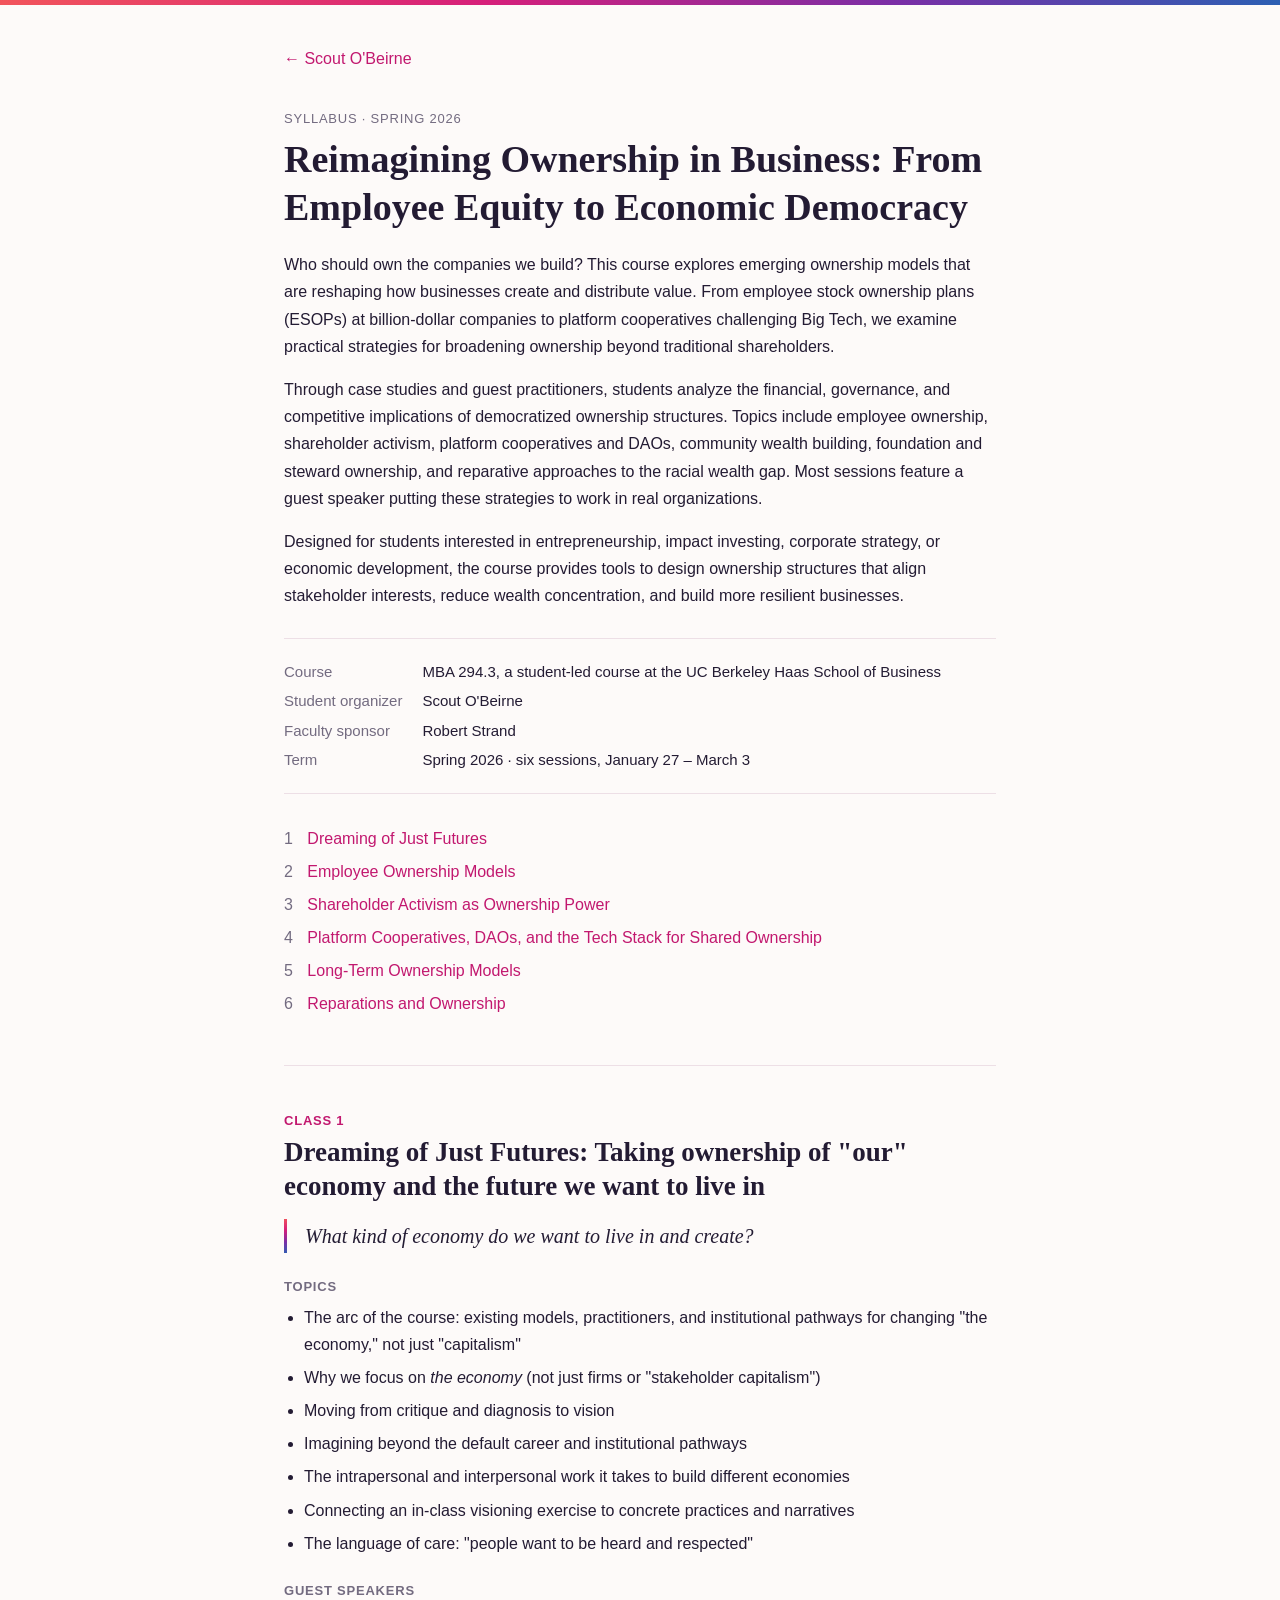
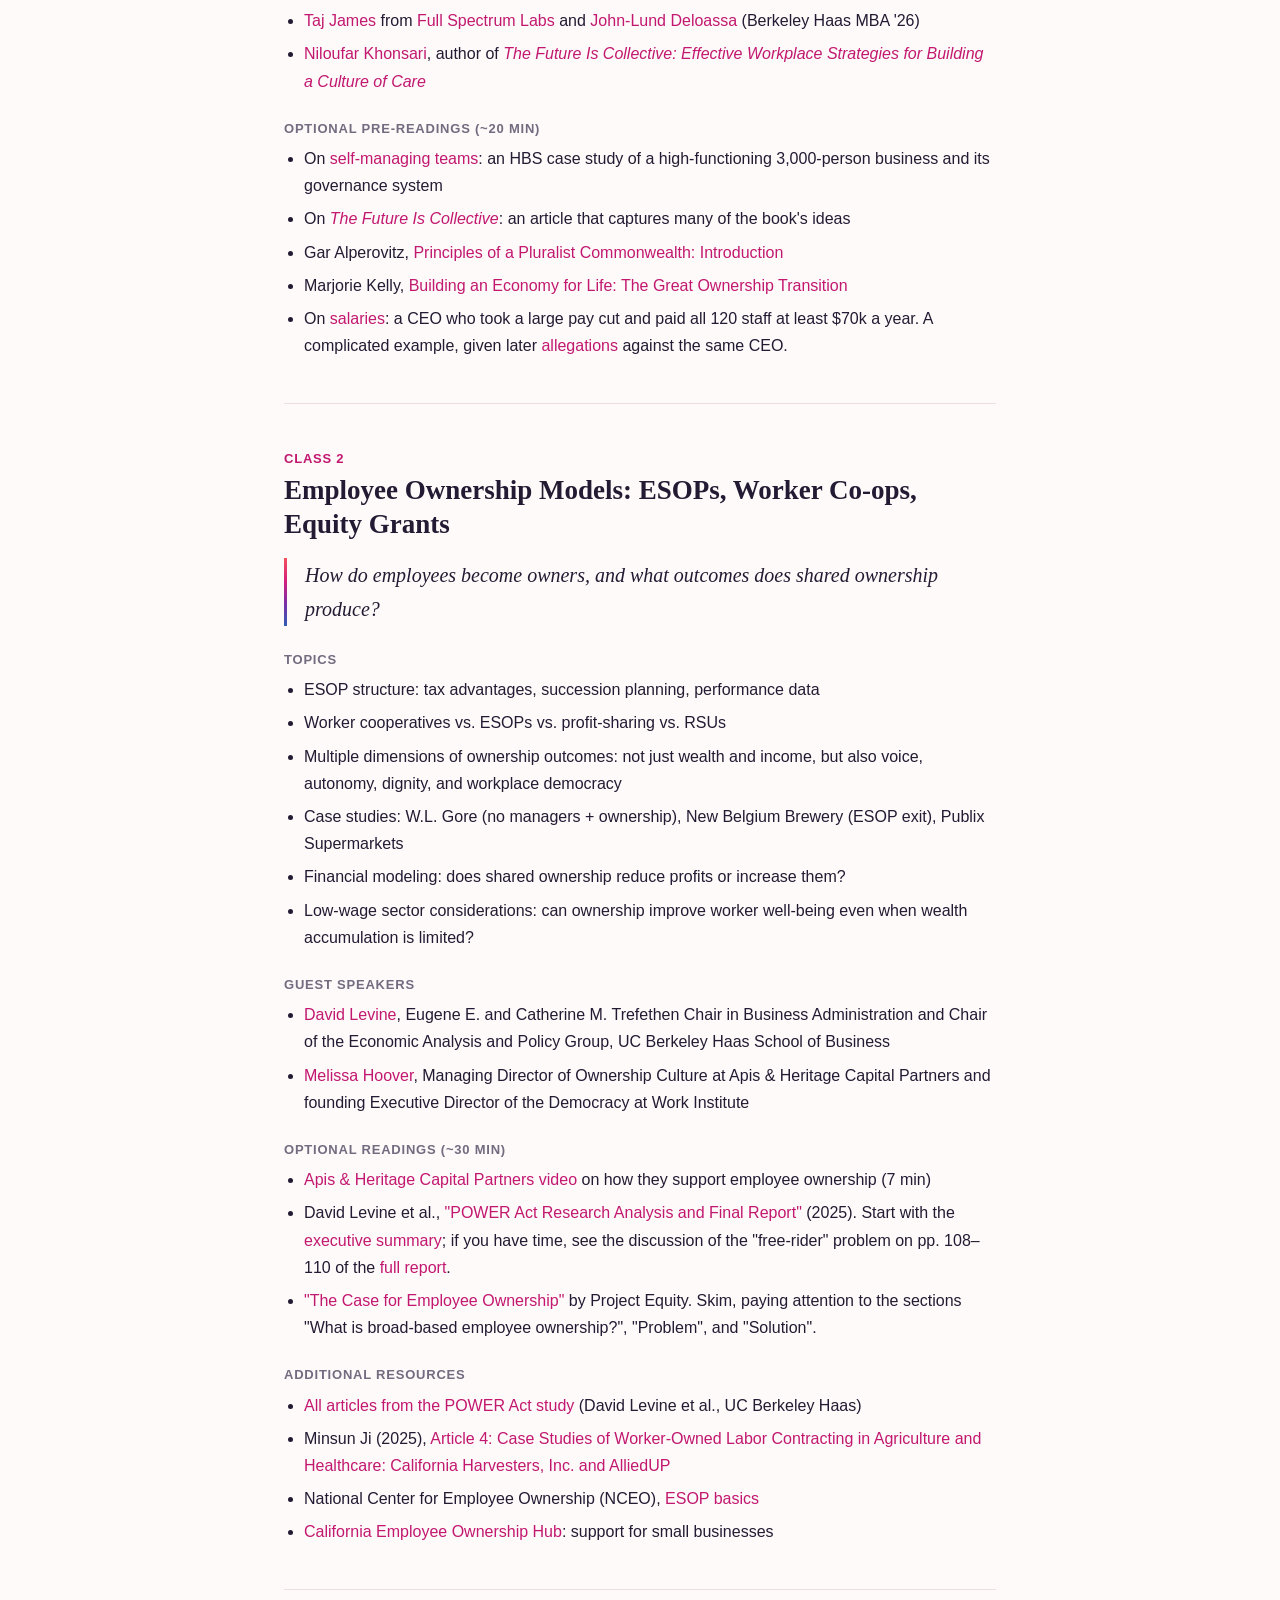
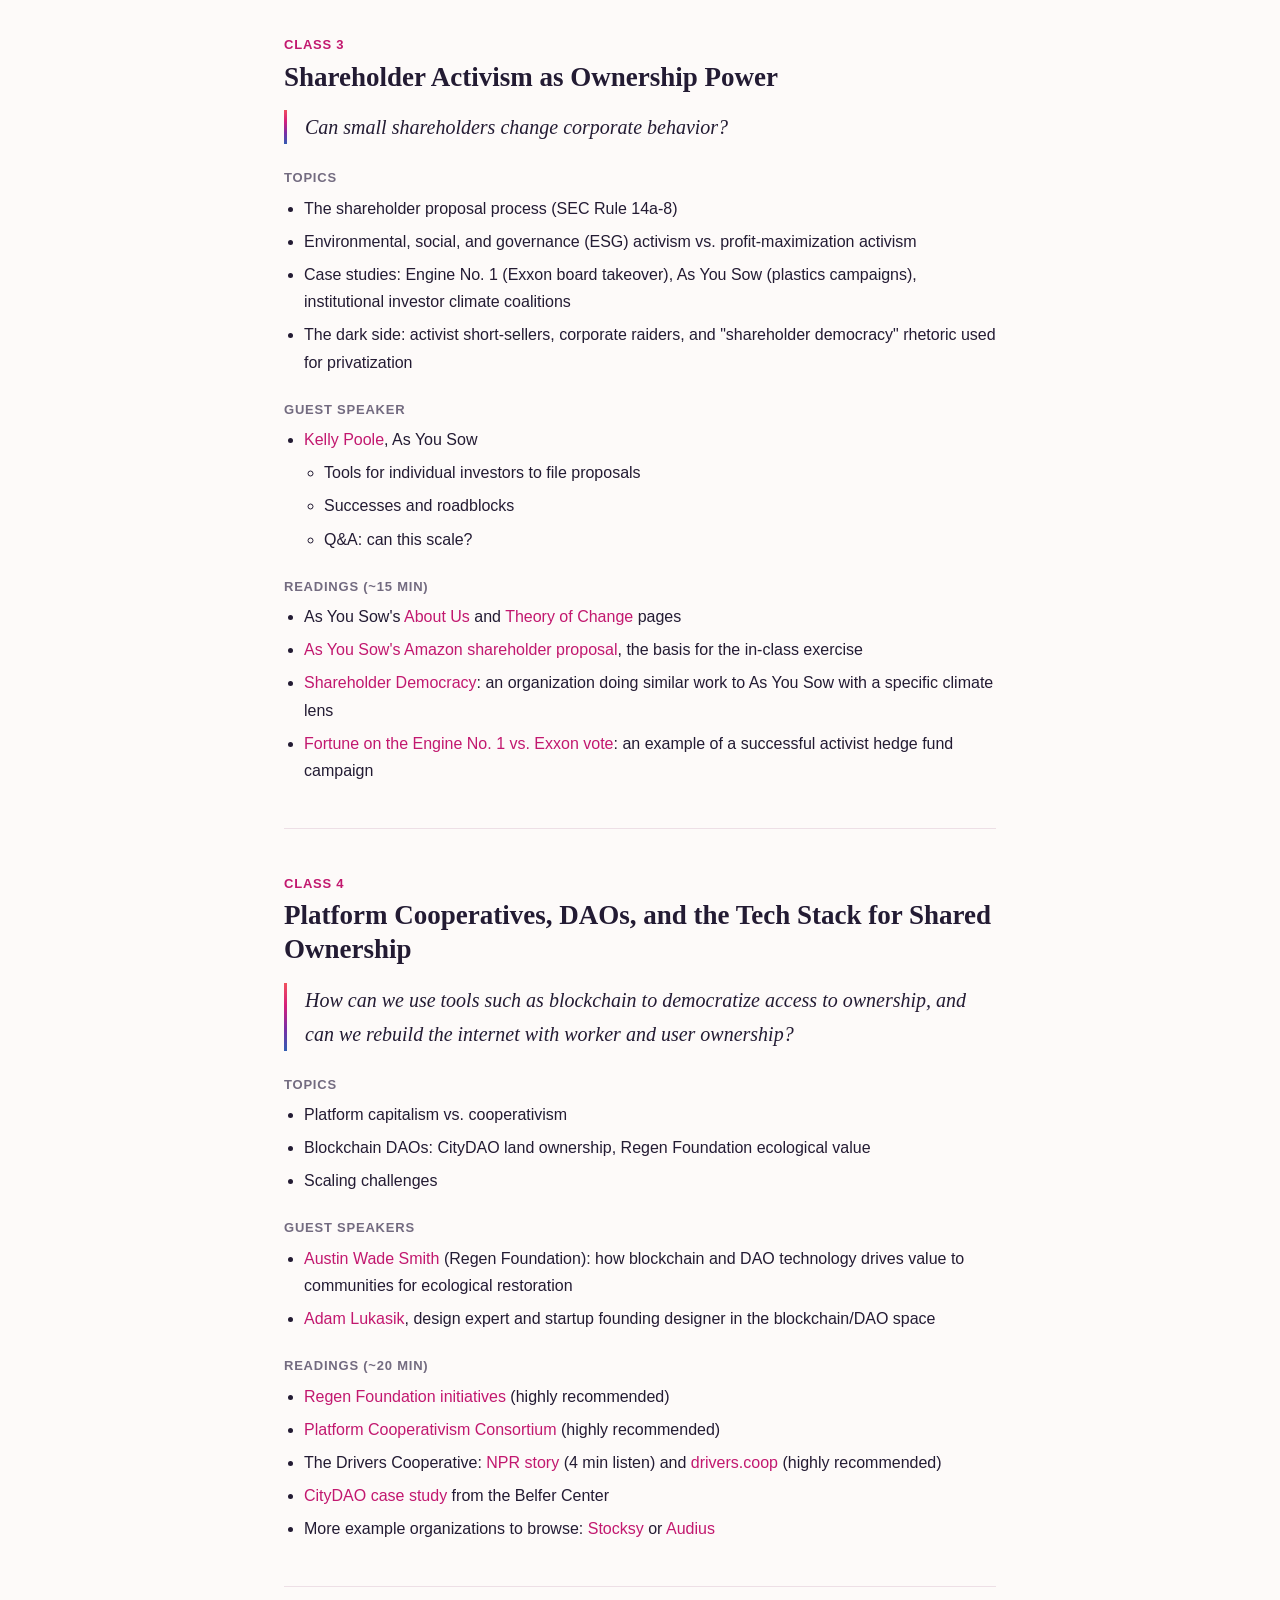
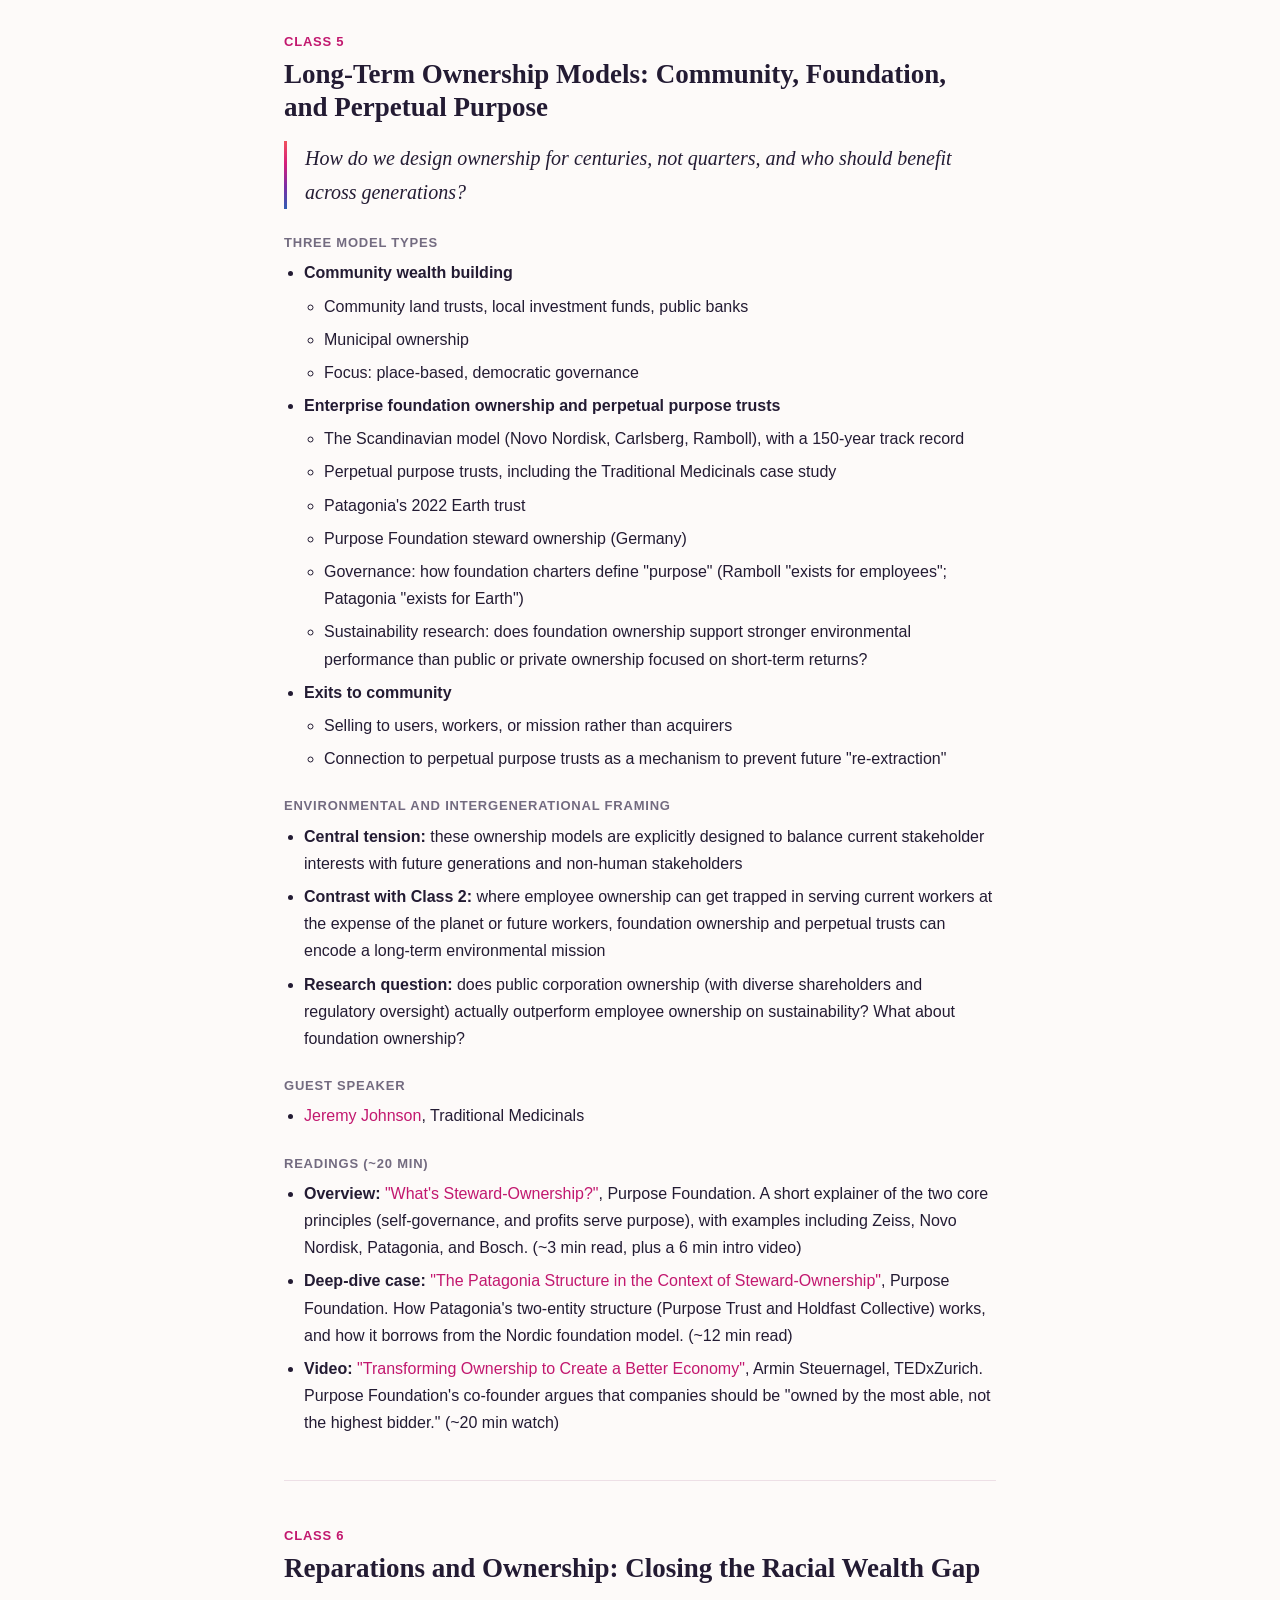
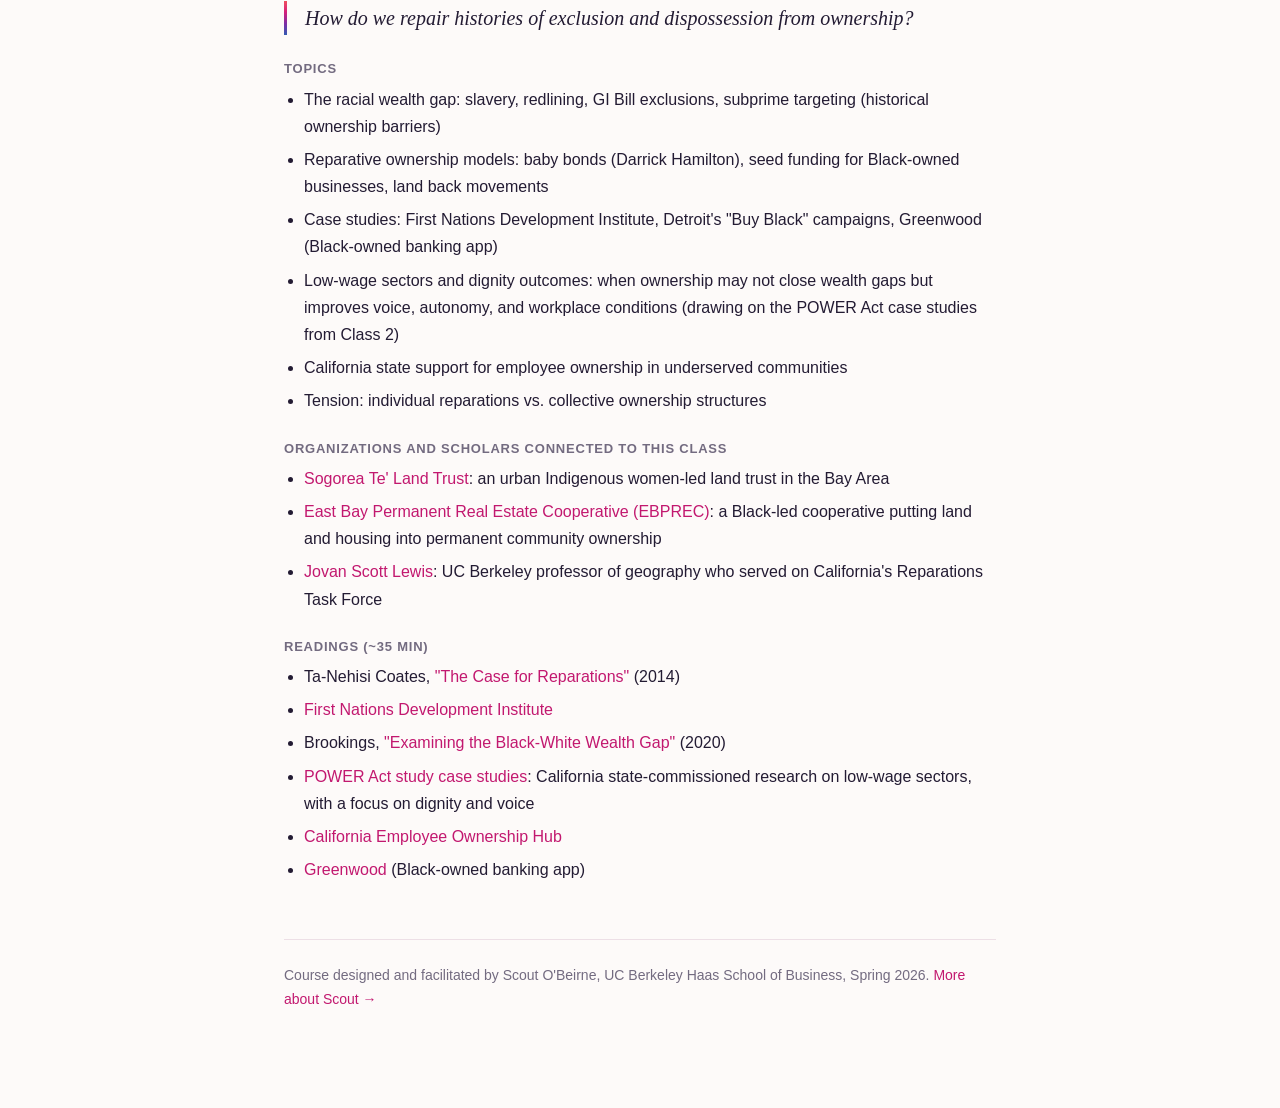
<file: syllabus.html>
<!doctype html>
<html lang="en">
<head>
  <meta charset="utf-8">
  <meta name="viewport" content="width=device-width, initial-scale=1">
  <title>Reimagining Ownership in Business — Syllabus · Scout O'Beirne</title>
  <meta name="description" content="Syllabus for Reimagining Ownership in Business: From Employee Equity to Economic Democracy, a student-led course at UC Berkeley Haas, Spring 2026.">
  <link rel="stylesheet" href="style.css?v=4">
</head>
<body>
<div class="doc">

  <a class="back" href="index.html#teaching">← Scout O'Beirne</a>

  <header>
    <div class="kicker">Syllabus · Spring 2026</div>
    <h1>Reimagining Ownership in Business: From Employee Equity to Economic Democracy</h1>

    <p>Who should own the companies we build? This course explores emerging ownership models that are reshaping how businesses create and distribute value. From employee stock ownership plans (ESOPs) at billion-dollar companies to platform cooperatives challenging Big Tech, we examine practical strategies for broadening ownership beyond traditional shareholders.</p>

    <p>Through case studies and guest practitioners, students analyze the financial, governance, and competitive implications of democratized ownership structures. Topics include employee ownership, shareholder activism, platform cooperatives and DAOs, community wealth building, foundation and steward ownership, and reparative approaches to the racial wealth gap. Most sessions feature a guest speaker putting these strategies to work in real organizations.</p>

    <p>Designed for students interested in entrepreneurship, impact investing, corporate strategy, or economic development, the course provides tools to design ownership structures that align stakeholder interests, reduce wealth concentration, and build more resilient businesses.</p>

    <dl class="facts">
      <dt>Course</dt><dd>MBA 294.3, a student-led course at the UC Berkeley Haas School of Business</dd>
      <dt>Student organizer</dt><dd>Scout O'Beirne</dd>
      <dt>Faculty sponsor</dt><dd>Robert Strand</dd>
      <dt>Term</dt><dd>Spring 2026 · six sessions, January 27 – March 3</dd>
    </dl>

    <ol class="toc">
      <li><a href="#class-1">Dreaming of Just Futures</a></li>
      <li><a href="#class-2">Employee Ownership Models</a></li>
      <li><a href="#class-3">Shareholder Activism as Ownership Power</a></li>
      <li><a href="#class-4">Platform Cooperatives, DAOs, and the Tech Stack for Shared Ownership</a></li>
      <li><a href="#class-5">Long-Term Ownership Models</a></li>
      <li><a href="#class-6">Reparations and Ownership</a></li>
    </ol>
  </header>

  <!-- ================= CLASS 1 ================= -->
  <section class="session" id="class-1">
    <div class="num">Class 1</div>
    <h2>Dreaming of Just Futures: Taking ownership of "our" economy and the future we want to live in</h2>
    <p class="question">What kind of economy do we want to live in and create?</p>

    <h3>Topics</h3>
    <ul>
      <li>The arc of the course: existing models, practitioners, and institutional pathways for changing "the economy," not just "capitalism"</li>
      <li>Why we focus on <em>the economy</em> (not just firms or "stakeholder capitalism")</li>
      <li>Moving from critique and diagnosis to vision</li>
      <li>Imagining beyond the default career and institutional pathways</li>
      <li>The intrapersonal and interpersonal work it takes to build different economies</li>
      <li>Connecting an in-class visioning exercise to concrete practices and narratives</li>
      <li>The language of care: "people want to be heard and respected"</li>
    </ul>

    <h3>Guest speakers</h3>
    <ul>
      <li><a href="https://www.linkedin.com/in/taj-james/">Taj James</a> from <a href="https://fullspectrumlabs.org/">Full Spectrum Labs</a> and <a href="https://www.linkedin.com/in/jlund-dlo/">John-Lund Deloassa</a> (Berkeley Haas MBA '26)</li>
      <li><a href="http://linkedin.com/in/niloukhonsari">Niloufar Khonsari</a>, author of <a href="https://www.penguinrandomhouse.com/books/781316/the-future-is-collective-by-niloufar-khonsari/"><em>The Future Is Collective: Effective Workplace Strategies for Building a Culture of Care</em></a></li>
    </ul>

    <h3>Optional pre-readings (~20 min)</h3>
    <ul>
      <li>On <a href="https://www.library.hbs.edu/working-knowledge/this-company-lets-employees-take-charge-buurtzorg">self-managing teams</a>: an HBS case study of a high-functioning 3,000-person business and its governance system</li>
      <li>On <a href="https://nonprofitquarterly.org/building-a-collective-future-a-conversation-with-niloufar-khonsari/"><em>The Future Is Collective</em></a>: an article that captures many of the book's ideas</li>
      <li>Gar Alperovitz, <a href="https://thenextsystem.org/principles-introduction">Principles of a Pluralist Commonwealth: Introduction</a></li>
      <li>Marjorie Kelly, <a href="https://weall.org/building-an-economy-for-life-the-great-ownership-transition">Building an Economy for Life: The Great Ownership Transition</a></li>
      <li>On <a href="https://www.cbsnews.com/news/ceo-giving-70000-minimum-wage-says-its-a-sacrifice/">salaries</a>: a CEO who took a large pay cut and paid all 120 staff at least $70k a year. A complicated example, given later <a href="https://www.cbsnews.com/news/dan-price-ceo-70k-gravity-payments-resigns-quits/">allegations</a> against the same CEO.</li>
    </ul>
  </section>

  <!-- ================= CLASS 2 ================= -->
  <section class="session" id="class-2">
    <div class="num">Class 2</div>
    <h2>Employee Ownership Models: ESOPs, Worker Co-ops, Equity Grants</h2>
    <p class="question">How do employees become owners, and what outcomes does shared ownership produce?</p>

    <h3>Topics</h3>
    <ul>
      <li>ESOP structure: tax advantages, succession planning, performance data</li>
      <li>Worker cooperatives vs. ESOPs vs. profit-sharing vs. RSUs</li>
      <li>Multiple dimensions of ownership outcomes: not just wealth and income, but also voice, autonomy, dignity, and workplace democracy</li>
      <li>Case studies: W.L. Gore (no managers + ownership), New Belgium Brewery (ESOP exit), Publix Supermarkets</li>
      <li>Financial modeling: does shared ownership reduce profits or increase them?</li>
      <li>Low-wage sector considerations: can ownership improve worker well-being even when wealth accumulation is limited?</li>
    </ul>

    <h3>Guest speakers</h3>
    <ul>
      <li><a href="https://haas.berkeley.edu/faculty/david-i-levine/">David Levine</a>, Eugene E. and Catherine M. Trefethen Chair in Business Administration and Chair of the Economic Analysis and Policy Group, UC Berkeley Haas School of Business</li>
      <li><a href="https://www.linkedin.com/in/melissa-hoover-00989410/">Melissa Hoover</a>, Managing Director of Ownership Culture at Apis &amp; Heritage Capital Partners and founding Executive Director of the Democracy at Work Institute</li>
    </ul>

    <h3>Optional readings (~30 min)</h3>
    <ul>
      <li><a href="https://www.youtube.com/watch?v=ITHvJVk2Nls">Apis &amp; Heritage Capital Partners video</a> on how they support employee ownership (7 min)</li>
      <li>David Levine et al., <a href="https://haas.berkeley.edu/hrwo/">"POWER Act Research Analysis and Final Report"</a> (2025). Start with the <a href="https://drive.google.com/file/d/1uFE7Q0YChVkcSgaOzHy_o6GDdugG93eb/view">executive summary</a>; if you have time, see the discussion of the "free-rider" problem on pp. 108–110 of the <a href="https://drive.google.com/file/d/1trKfD1jJJ5melp1_tusOaYZg8kgdHB21/view">full report</a>.</li>
      <li><a href="https://project-equity.org/wp-content/uploads/2023/06/The-Case-for-Employee-Ownership_Project-Equity_May-2020-2.pdf">"The Case for Employee Ownership"</a> by Project Equity. Skim, paying attention to the sections "What is broad-based employee ownership?", "Problem", and "Solution".</li>
    </ul>

    <h3>Additional resources</h3>
    <ul>
      <li><a href="https://haas.berkeley.edu/hrwo/report/">All articles from the POWER Act study</a> (David Levine et al., UC Berkeley Haas)</li>
      <li>Minsun Ji (2025), <a href="https://drive.google.com/file/d/1WfVQtLQ1zEMR5BTwHpt7WSRbF-PACecG/view">Article 4: Case Studies of Worker-Owned Labor Contracting in Agriculture and Healthcare: California Harvesters, Inc. and AlliedUP</a></li>
      <li>National Center for Employee Ownership (NCEO), <a href="https://www.nceo.org/what-is-employee-ownership/esop-employee-stock-ownership-plan">ESOP basics</a></li>
      <li><a href="https://calosba.ca.gov/for-small-businesses-and-non-profits/employee-ownership-hub/">California Employee Ownership Hub</a>: support for small businesses</li>
    </ul>
  </section>

  <!-- ================= CLASS 3 ================= -->
  <section class="session" id="class-3">
    <div class="num">Class 3</div>
    <h2>Shareholder Activism as Ownership Power</h2>
    <p class="question">Can small shareholders change corporate behavior?</p>

    <h3>Topics</h3>
    <ul>
      <li>The shareholder proposal process (SEC Rule 14a-8)</li>
      <li>Environmental, social, and governance (ESG) activism vs. profit-maximization activism</li>
      <li>Case studies: Engine No. 1 (Exxon board takeover), As You Sow (plastics campaigns), institutional investor climate coalitions</li>
      <li>The dark side: activist short-sellers, corporate raiders, and "shareholder democracy" rhetoric used for privatization</li>
    </ul>

    <h3>Guest speaker</h3>
    <ul>
      <li><a href="https://www.asyousow.org/staff/kelly-poole">Kelly Poole</a>, As You Sow
        <ul>
          <li>Tools for individual investors to file proposals</li>
          <li>Successes and roadblocks</li>
          <li>Q&amp;A: can this scale?</li>
        </ul>
      </li>
    </ul>

    <h3>Readings (~15 min)</h3>
    <ul>
      <li>As You Sow's <a href="https://www.asyousow.org/about-us">About Us</a> and <a href="https://www.asyousow.org/about-us/theory-of-change">Theory of Change</a> pages</li>
      <li><a href="https://www.asyousow.org/resolutions/2025/12/11-amazon-disclose-climate-strategy-data-centers">As You Sow's Amazon shareholder proposal</a>, the basis for the in-class exercise</li>
      <li><a href="https://www.shareholderdemocracy.org/">Shareholder Democracy</a>: an organization doing similar work to As You Sow with a specific climate lens</li>
      <li><a href="https://fortune.com/2021/05/26/exxonmobil-agm-landmark-vote-shareholders/">Fortune on the Engine No. 1 vs. Exxon vote</a>: an example of a successful activist hedge fund campaign</li>
    </ul>
  </section>

  <!-- ================= CLASS 4 ================= -->
  <section class="session" id="class-4">
    <div class="num">Class 4</div>
    <h2>Platform Cooperatives, DAOs, and the Tech Stack for Shared Ownership</h2>
    <p class="question">How can we use tools such as blockchain to democratize access to ownership, and can we rebuild the internet with worker and user ownership?</p>

    <h3>Topics</h3>
    <ul>
      <li>Platform capitalism vs. cooperativism</li>
      <li>Blockchain DAOs: CityDAO land ownership, Regen Foundation ecological value</li>
      <li>Scaling challenges</li>
    </ul>

    <h3>Guest speakers</h3>
    <ul>
      <li><a href="https://www.austinwadesmith.com/">Austin Wade Smith</a> (Regen Foundation): how blockchain and DAO technology drives value to communities for ecological restoration</li>
      <li><a href="https://www.linkedin.com/in/adamlukasik/">Adam Lukasik</a>, design expert and startup founding designer in the blockchain/DAO space</li>
    </ul>

    <h3>Readings (~20 min)</h3>
    <ul>
      <li><a href="https://www.regen.foundation/#initiatives">Regen Foundation initiatives</a> (highly recommended)</li>
      <li><a href="https://platform.coop/">Platform Cooperativism Consortium</a> (highly recommended)</li>
      <li>The Drivers Cooperative: <a href="https://www.npr.org/2020/12/05/943454048/new-app-aims-to-compete-with-uber-lyft-while-giving-new-york-drivers-a-living-wa">NPR story</a> (4 min listen) and <a href="https://drivers.coop/">drivers.coop</a> (highly recommended)</li>
      <li><a href="https://www.belfercenter.org/publication/deep-dive-citydao-experiment-collective-land-ownership-and-decentralized-governance">CityDAO case study</a> from the Belfer Center</li>
      <li>More example organizations to browse: <a href="https://www.stocksy.com/">Stocksy</a> or <a href="https://audius.co/">Audius</a></li>
    </ul>
  </section>

  <!-- ================= CLASS 5 ================= -->
  <section class="session" id="class-5">
    <div class="num">Class 5</div>
    <h2>Long-Term Ownership Models: Community, Foundation, and Perpetual Purpose</h2>
    <p class="question">How do we design ownership for centuries, not quarters, and who should benefit across generations?</p>

    <h3>Three model types</h3>
    <ul>
      <li><strong>Community wealth building</strong>
        <ul>
          <li>Community land trusts, local investment funds, public banks</li>
          <li>Municipal ownership</li>
          <li>Focus: place-based, democratic governance</li>
        </ul>
      </li>
      <li><strong>Enterprise foundation ownership and perpetual purpose trusts</strong>
        <ul>
          <li>The Scandinavian model (Novo Nordisk, Carlsberg, Ramboll), with a 150-year track record</li>
          <li>Perpetual purpose trusts, including the Traditional Medicinals case study</li>
          <li>Patagonia's 2022 Earth trust</li>
          <li>Purpose Foundation steward ownership (Germany)</li>
          <li>Governance: how foundation charters define "purpose" (Ramboll "exists for employees"; Patagonia "exists for Earth")</li>
          <li>Sustainability research: does foundation ownership support stronger environmental performance than public or private ownership focused on short-term returns?</li>
        </ul>
      </li>
      <li><strong>Exits to community</strong>
        <ul>
          <li>Selling to users, workers, or mission rather than acquirers</li>
          <li>Connection to perpetual purpose trusts as a mechanism to prevent future "re-extraction"</li>
        </ul>
      </li>
    </ul>

    <h3>Environmental and intergenerational framing</h3>
    <ul>
      <li><strong>Central tension:</strong> these ownership models are explicitly designed to balance current stakeholder interests with future generations and non-human stakeholders</li>
      <li><strong>Contrast with Class 2:</strong> where employee ownership can get trapped in serving current workers at the expense of the planet or future workers, foundation ownership and perpetual trusts can encode a long-term environmental mission</li>
      <li><strong>Research question:</strong> does public corporation ownership (with diverse shareholders and regulatory oversight) actually outperform employee ownership on sustainability? What about foundation ownership?</li>
    </ul>

    <h3>Guest speaker</h3>
    <ul>
      <li><a href="https://www.linkedin.com/in/johnson-jeremy/">Jeremy Johnson</a>, Traditional Medicinals</li>
    </ul>

    <h3>Readings (~20 min)</h3>
    <ul>
      <li><strong>Overview:</strong> <a href="https://purpose-economy.org/en/whats-steward-ownership/">"What's Steward-Ownership?"</a>, Purpose Foundation. A short explainer of the two core principles (self-governance, and profits serve purpose), with examples including Zeiss, Novo Nordisk, Patagonia, and Bosch. (~3 min read, plus a 6 min intro video)</li>
      <li><strong>Deep-dive case:</strong> <a href="https://medium.com/@purpose_network/the-patagonia-structure-in-the-context-of-steward-ownership-e9db3d260dc6">"The Patagonia Structure in the Context of Steward-Ownership"</a>, Purpose Foundation. How Patagonia's two-entity structure (Purpose Trust and Holdfast Collective) works, and how it borrows from the Nordic foundation model. (~12 min read)</li>
      <li><strong>Video:</strong> <a href="https://www.ted.com/talks/armin_steuernagel_transforming_ownership_to_create_a_better_economy">"Transforming Ownership to Create a Better Economy"</a>, Armin Steuernagel, TEDxZurich. Purpose Foundation's co-founder argues that companies should be "owned by the most able, not the highest bidder." (~20 min watch)</li>
    </ul>
  </section>

  <!-- ================= CLASS 6 ================= -->
  <section class="session" id="class-6">
    <div class="num">Class 6</div>
    <h2>Reparations and Ownership: Closing the Racial Wealth Gap</h2>
    <p class="question">How do we repair histories of exclusion and dispossession from ownership?</p>

    <h3>Topics</h3>
    <ul>
      <li>The racial wealth gap: slavery, redlining, GI Bill exclusions, subprime targeting (historical ownership barriers)</li>
      <li>Reparative ownership models: baby bonds (Darrick Hamilton), seed funding for Black-owned businesses, land back movements</li>
      <li>Case studies: First Nations Development Institute, Detroit's "Buy Black" campaigns, Greenwood (Black-owned banking app)</li>
      <li>Low-wage sectors and dignity outcomes: when ownership may not close wealth gaps but improves voice, autonomy, and workplace conditions (drawing on the POWER Act case studies from Class 2)</li>
      <li>California state support for employee ownership in underserved communities</li>
      <li>Tension: individual reparations vs. collective ownership structures</li>
    </ul>

    <h3>Organizations and scholars connected to this class</h3>
    <ul>
      <li><a href="https://sogoreate-landtrust.org/">Sogorea Te' Land Trust</a>: an urban Indigenous women-led land trust in the Bay Area</li>
      <li><a href="https://ebprec.org/">East Bay Permanent Real Estate Cooperative (EBPREC)</a>: a Black-led cooperative putting land and housing into permanent community ownership</li>
      <li><a href="https://news.berkeley.edu/2023/02/27/what-does-california-owe-descendants-of-the-enslaved/">Jovan Scott Lewis</a>: UC Berkeley professor of geography who served on California's Reparations Task Force</li>
    </ul>

    <h3>Readings (~35 min)</h3>
    <ul>
      <li>Ta-Nehisi Coates, <a href="https://www.theatlantic.com/magazine/archive/2014/06/the-case-for-reparations/361631/">"The Case for Reparations"</a> (2014)</li>
      <li><a href="https://www.firstnations.org/">First Nations Development Institute</a></li>
      <li>Brookings, <a href="https://www.brookings.edu/articles/examining-the-black-white-wealth-gap/">"Examining the Black-White Wealth Gap"</a> (2020)</li>
      <li><a href="https://haas.berkeley.edu/hrwo/report/">POWER Act study case studies</a>: California state-commissioned research on low-wage sectors, with a focus on dignity and voice</li>
      <li><a href="https://calosba.ca.gov/for-small-businesses-and-non-profits/employee-ownership-hub/">California Employee Ownership Hub</a></li>
      <li><a href="https://gogreenwood.com/">Greenwood</a> (Black-owned banking app)</li>
    </ul>
  </section>

  <footer>
    Course designed and facilitated by Scout O'Beirne, UC Berkeley Haas School of Business, Spring 2026. <a href="index.html">More about Scout →</a>
  </footer>

</div>
</body>
</html>
</file>
<file: style.css>
:root {
  /* Palette sampled from the headshot: coral roots, magenta, violet, blue tips */
  --coral: #f2545b;
  --magenta: #d61f7a;
  --violet: #7a2ea6;
  --blue: #2c5fb3;
  --fade: linear-gradient(90deg, var(--coral), var(--magenta) 38%, var(--violet) 70%, var(--blue));
  --bg: #fdfaf9;
  --ink: #231b33;
  --muted: #736b80;
  --line: #eddfe6;
  --accent: #c2186f;
  --accent-soft: #fbe4ef;
  --ph: #f4e8ee;
  --serif: "Iowan Old Style", "Palatino Linotype", Palatino, Georgia, serif;
  --sans: -apple-system, BlinkMacSystemFont, "Segoe UI", Roboto, Helvetica, Arial, sans-serif;
}

* { box-sizing: border-box; }

html { scroll-behavior: smooth; }

body {
  margin: 0;
  background: var(--bg);
  color: var(--ink);
  font-family: var(--sans);
  font-size: 16px;
  line-height: 1.7;
  -webkit-font-smoothing: antialiased;
  border-top: 5px solid;
  border-image: var(--fade) 1;
}

a { color: var(--accent); text-decoration: none; }
a:hover { color: var(--violet); text-decoration: underline; text-underline-offset: 3px; }

h1, h2, h3 { font-family: var(--serif); font-weight: 600; line-height: 1.25; margin: 0; }

/* ---------- Home layout ---------- */

.page {
  max-width: 1240px;
  margin: 0 auto;
  padding: 48px 32px 80px;
  display: grid;
  grid-template-columns: minmax(280px, 380px) 1fr;
  gap: 72px;
}

.about { position: sticky; top: 48px; align-self: start; }

.headshot {
  width: 168px;
  aspect-ratio: 1;
  border-radius: 50%;
  margin-bottom: 24px;
  padding: 5px;
  background: linear-gradient(180deg, var(--coral), var(--magenta) 40%, var(--violet) 72%, var(--blue));
}
.headshot img { border-radius: 50%; object-position: center 22%; }
.headshot::after { inset: 5px; border-radius: 50%; background: var(--ph); }

.about h1 { font-size: 30px; margin-bottom: 4px; }
.about .tagline { color: var(--muted); margin: 0 0 20px; }
.about p { margin: 0 0 16px; }

.links { display: flex; flex-wrap: wrap; gap: 6px 20px; margin-top: 20px; font-weight: 500; }

/* ---------- Tabs ---------- */

.tabs {
  display: flex;
  flex-wrap: wrap;
  gap: 4px 28px;
  border-bottom: 1px solid var(--line);
  margin-bottom: 8px;
}

.tabs a {
  font-family: var(--serif);
  font-size: 19px;
  font-weight: 600;
  color: var(--muted);
  padding: 6px 0 12px;
  border-bottom: 2px solid transparent;
  margin-bottom: -1px;
}
.tabs a:hover { color: var(--ink); text-decoration: none; }
.tabs a.active { color: var(--ink); border-bottom-color: var(--accent); }
.tabs a:nth-child(1).active { border-bottom-color: var(--coral); }
.tabs a:nth-child(2).active { border-bottom-color: var(--magenta); }
.tabs a:nth-child(3).active { border-bottom-color: var(--violet); }
.tabs a:nth-child(4).active { border-bottom-color: var(--blue); }

.js .panel { display: none; }
.js .panel.active { display: block; }
.panel > h2 { font-size: 22px; margin: 40px 0 0; }
.js .panel > h2 { display: none; }
.panel > .intro { color: var(--muted); margin: 20px 0 0; max-width: 62ch; }

/* ---------- Entries ---------- */

.entry {
  display: grid;
  grid-template-columns: 200px 1fr;
  gap: 28px;
  padding: 28px 0;
  border-bottom: 1px solid var(--line);
}
.entry:last-child { border-bottom: 0; }

.entry .photo { width: 100%; aspect-ratio: 4 / 3; border-radius: 6px; }

.entry .meta {
  font-size: 13px;
  letter-spacing: 0.04em;
  text-transform: uppercase;
  color: var(--muted);
  margin-bottom: 4px;
}
.entry h3 { font-size: 21px; margin-bottom: 8px; }
.entry p { margin: 0 0 10px; max-width: 62ch; }
.entry .more { font-weight: 500; }
.soon {
  display: inline-block;
  font-size: 12px;
  letter-spacing: 0.04em;
  text-transform: uppercase;
  background: var(--accent-soft);
  color: var(--accent);
  border-radius: 99px;
  padding: 1px 10px;
  margin-left: 6px;
  vertical-align: 2px;
  font-family: var(--sans);
  font-weight: 600;
}

/* Photo slots: show a labelled placeholder until the image file exists */
.ph {
  background: var(--ph);
  position: relative;
  overflow: hidden;
  display: block;
}
.ph::after {
  content: attr(data-label);
  position: absolute;
  inset: 0;
  display: flex;
  align-items: center;
  justify-content: center;
  text-align: center;
  padding: 10px;
  font-size: 12px;
  color: var(--muted);
}
.ph img { position: relative; z-index: 1; width: 100%; height: 100%; object-fit: cover; display: block; }

/* Entry photos are switched off until real images are ready.
   Delete this block to bring the photo column back. */
.entry { grid-template-columns: 1fr; }
.entry .photo { display: none; }

.posts { margin: 4px 0 0; padding-left: 22px; }
.posts li { margin-bottom: 6px; padding-left: 4px; }
.posts li::marker { color: var(--muted); font-variant-numeric: tabular-nums; }
.posts a { font-weight: 500; }
.posts .date { color: var(--muted); font-size: 13px; margin-left: 6px; white-space: nowrap; }

/* ---------- Services ---------- */

.services { list-style: none; padding: 0; margin: 12px 0 0; }
.services li { padding: 22px 0; border-bottom: 1px solid var(--line); max-width: 68ch; }
.services li:last-child { border-bottom: 0; }
.services strong { font-family: var(--serif); font-size: 19px; display: block; margin-bottom: 4px; }

.cta {
  display: inline-block;
  margin-top: 20px;
  background: linear-gradient(90deg, var(--magenta), var(--violet) 60%, var(--blue));
  color: #fff;
  padding: 10px 22px;
  border-radius: 99px;
  font-weight: 600;
}
.cta:hover { color: #fff; text-decoration: none; opacity: 0.9; }

/* ---------- Syllabus page ---------- */

.doc { max-width: 760px; margin: 0 auto; padding: 40px 24px 96px; }
.doc .back { font-weight: 500; }
.doc header { margin: 36px 0 32px; }
.doc .kicker { font-size: 13px; letter-spacing: 0.06em; text-transform: uppercase; color: var(--muted); }
.doc h1 { font-size: 38px; margin: 6px 0 20px; }
.doc .facts {
  display: grid;
  grid-template-columns: max-content 1fr;
  gap: 4px 20px;
  margin: 28px 0 0;
  padding: 20px 0;
  border-top: 1px solid var(--line);
  border-bottom: 1px solid var(--line);
  font-size: 15px;
}
.doc .facts dt { color: var(--muted); }
.doc .facts dd { margin: 0; }
.doc .toc { margin: 28px 0 0; padding: 0; list-style: none; counter-reset: c; }
.doc .toc li { counter-increment: c; padding: 3px 0; }
.doc .toc li::before { content: counter(c) "  "; color: var(--muted); margin-right: 10px; font-variant-numeric: tabular-nums; }

.session { padding-top: 44px; margin-top: 44px; border-top: 1px solid var(--line); }
.session .num { font-size: 13px; letter-spacing: 0.06em; text-transform: uppercase; color: var(--accent); font-weight: 600; }
.session h2 { font-size: 27px; margin: 4px 0 16px; }
.session .question {
  font-family: var(--serif);
  font-size: 20px;
  font-style: italic;
  border-left: 3px solid;
  border-image: linear-gradient(180deg, var(--coral), var(--magenta), var(--violet), var(--blue)) 1;
  padding-left: 18px;
  margin: 0 0 24px;
}
.session h3 {
  font-family: var(--sans);
  font-size: 13px;
  letter-spacing: 0.06em;
  text-transform: uppercase;
  color: var(--muted);
  margin: 26px 0 8px;
}
.session ul { margin: 0; padding-left: 20px; }
.session li { margin-bottom: 6px; }
.session li ul { margin-top: 6px; }

.doc footer { margin-top: 56px; padding-top: 24px; border-top: 1px solid var(--line); color: var(--muted); font-size: 14px; }

/* ---------- Small screens ---------- */

@media (max-width: 880px) {
  .page { grid-template-columns: 1fr; gap: 40px; padding: 32px 16px 64px; }
  .about { position: static; }
  .headshot { width: 128px; }
  .entry { grid-template-columns: 1fr; gap: 16px; }
  .entry .photo { max-width: 420px; }
  .doc { padding: 28px 16px 72px; }
  .doc h1 { font-size: 30px; }
}
</file>
